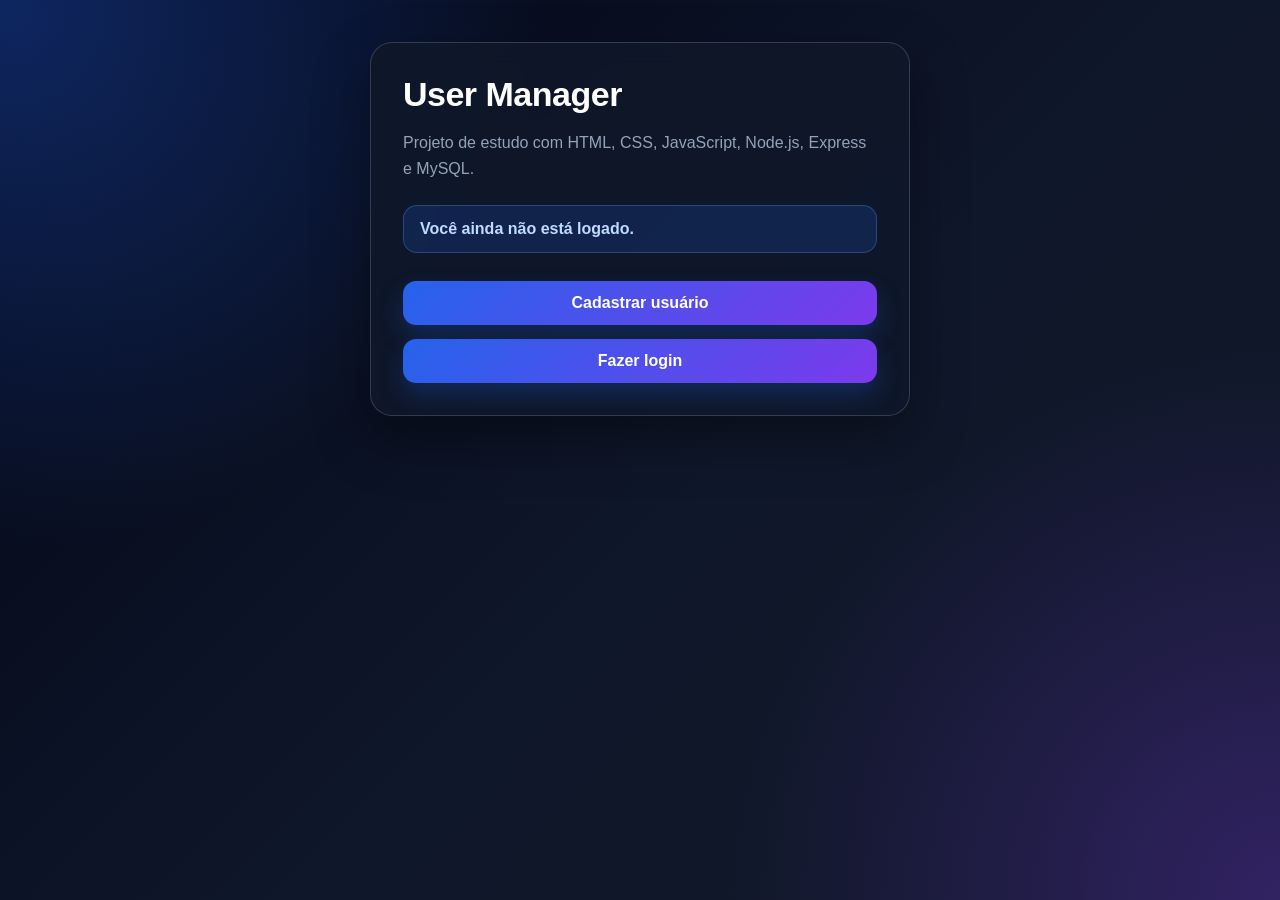
<file: frontend/index.html>
<!DOCTYPE html>
<html lang="pt-BR">
<head>
  <meta charset="UTF-8">

  <meta name="viewport" content="width=device-width, initial-scale=1.0">

  <title>User Manager</title>

  <link rel="stylesheet" href="./css/style.css">
</head>
<body>
  <main class="container">
    <section class="card">
      <h1>User Manager</h1>

      <p class="descricao">
        Projeto de estudo com HTML, CSS, JavaScript, Node.js, Express e MySQL.
      </p>

      <section id="status-sessao" class="status-sessao">
        Verificando sessão...
      </section>

      <nav class="menu">
        <a id="link-cadastro" href="./cadastro.html">Cadastrar usuário</a>
        <a id="link-login" href="./login.html">Fazer login</a>
        <a id="link-painel" href="./painel.html" class="escondido">Meu painel</a>
        <a id="link-admin" href="./admin.html" class="escondido">Área administrativa</a>

        <button type="button" id="btn-sair-home" class="botao-perigo escondido">
          Sair
        </button>
      </nav>
    </section>
  </main>

  <script src="./js/auth.js"></script>
  <script src="./js/index.js"></script>
</body>
</html>
</file>
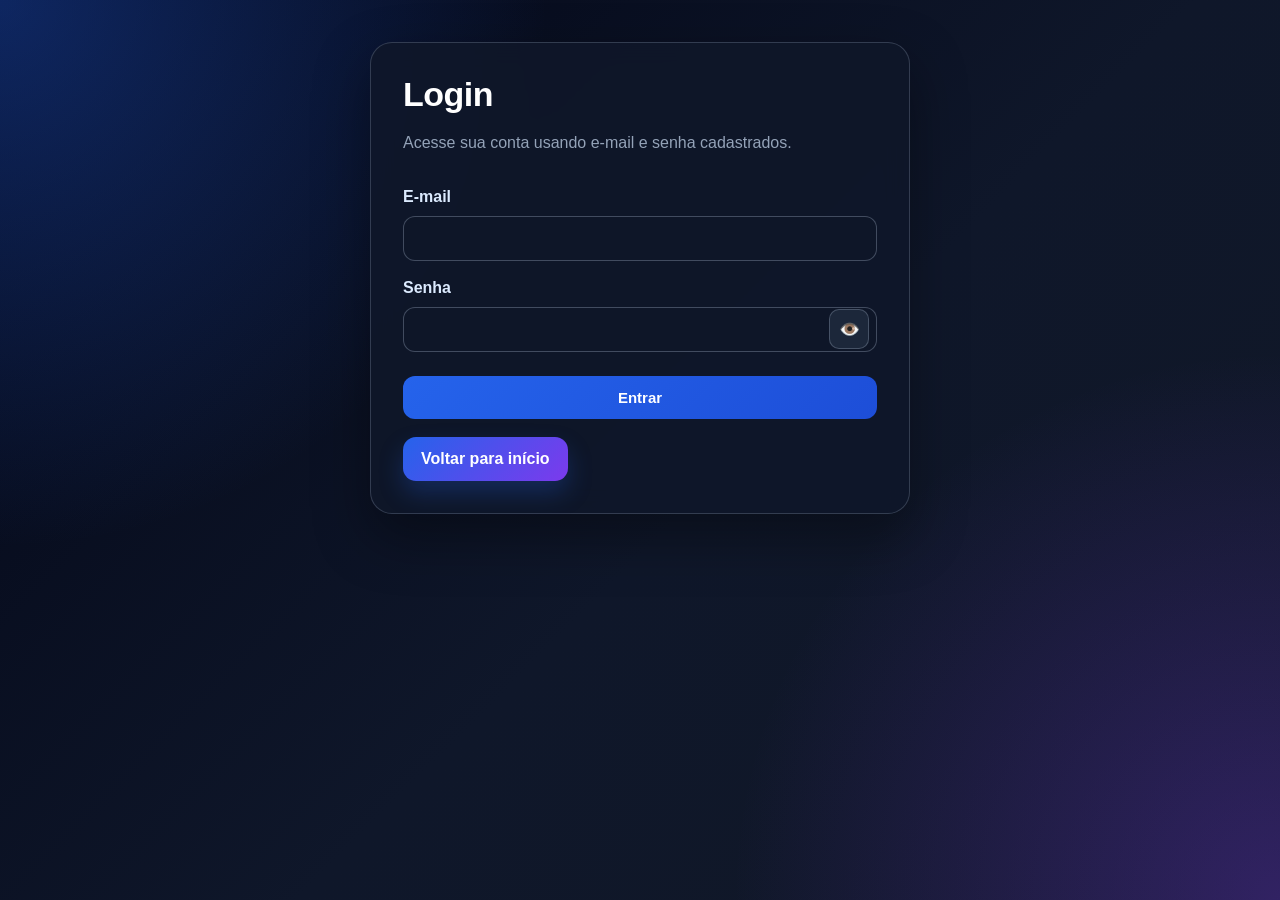
<file: frontend/admin.html>
<!DOCTYPE html>
<html lang="pt-BR">

<head>
  <meta charset="UTF-8">

  <meta name="viewport" content="width=device-width, initial-scale=1.0">

  <title>Admin - Usuários</title>

  <link rel="stylesheet" href="./css/style.css">
</head>

<body>
  <main class="container">
    <section class="card card-grande">
      <h1>Área Administrativa</h1>

      <p class="descricao">
        Aqui você pode visualizar, buscar, filtrar, editar e excluir usuários cadastrados.
      </p>

      <section class="resumo-admin">
        <p>
          Total de usuários cadastrados:
          <strong id="total-usuarios">0</strong>
        </p>

        <p>
          Usuários visíveis na tela:
          <strong id="total-visivel">0</strong>
        </p>
      </section>

      <section class="filtros-admin">
        <div class="campo-filtro">
          <label for="busca-usuario">Buscar usuário</label>
          <input type="text" id="busca-usuario" placeholder="Buscar por nome, apelido ou e-mail">
        </div>

        <div class="campo-filtro">
          <label for="filtro-tipo">Filtrar por tipo</label>
          <select id="filtro-tipo">
            <option value="todos">Todos</option>
            <option value="usuario">Usuário</option>
            <option value="admin">Admin</option>
          </select>
        </div>

        <button type="button" id="btn-recarregar" class="botao-secundario">
          Recarregar lista
        </button>
      </section>

      <section id="area-edicao" class="area-edicao escondido">
        <h2>Editar usuário</h2>

        <form id="form-edicao">
          <input type="hidden" id="editar_id">

          <label for="editar_nome">Nome completo</label>
          <input type="text" id="editar_nome" required>

          <label for="editar_apelido">Apelido</label>
          <input type="text" id="editar_apelido" required>

          <label for="editar_email">E-mail</label>
          <input type="email" id="editar_email" required>

          <label for="editar_celular">Celular</label>
          <input type="text" id="editar_celular">

          <label for="editar_tipo">Tipo de usuário</label>
          <select id="editar_tipo">
            <option value="usuario">Usuário</option>
            <option value="admin">Admin</option>
          </select>

          <div class="acoes-form">
            <button type="submit">Salvar edição</button>

            <button type="button" id="btn-cancelar-edicao" class="botao-secundario">
              Cancelar
            </button>
          </div>
        </form>
      </section>

      <p id="mensagem" class="mensagem"></p>

      <section id="lista-usuarios" class="lista-usuarios">
        <p>Carregando usuários...</p>
      </section>

      <a class="link-voltar" href="./index.html">Voltar para início</a>
    </section>
  </main>

  <script src="./js/auth.js"></script>
  <script src="./js/admin.js"></script>
</body>

</html>
</file>
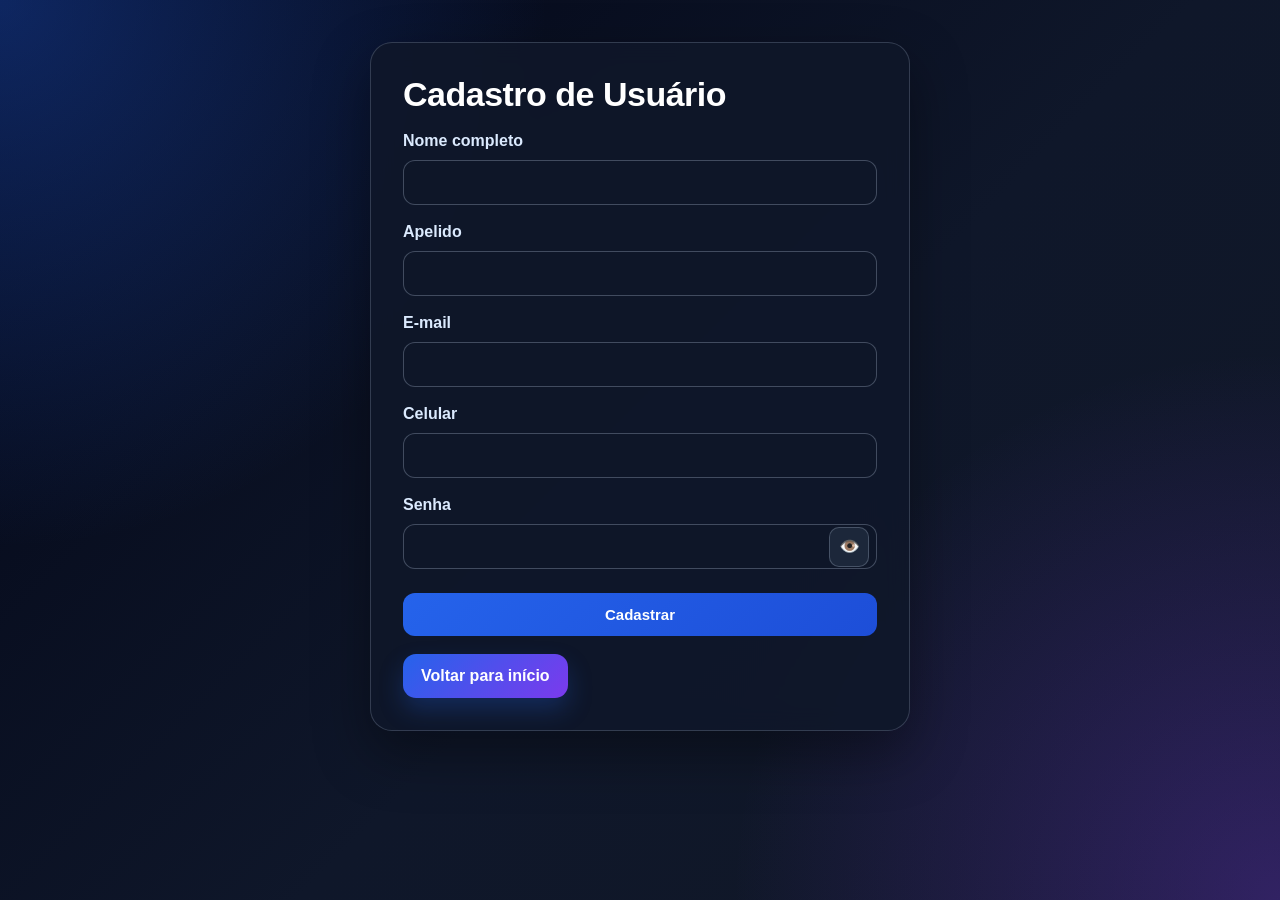
<file: frontend/cadastro.html>
<!DOCTYPE html>
<html lang="pt-BR">

<head>
  <meta charset="UTF-8">

  <meta name="viewport" content="width=device-width, initial-scale=1.0">

  <title>Cadastro de Usuário</title>

  <link rel="stylesheet" href="./css/style.css">
</head>

<body>
  <main class="container">
    <section class="card">
      <h1>Cadastro de Usuário</h1>

      <form id="form-cadastro">
        <label for="nome_completo">Nome completo</label>
        <input type="text" id="nome_completo" required>

        <label for="apelido">Apelido</label>
        <input type="text" id="apelido" required>

        <label for="email">E-mail</label>
        <input type="email" id="email" required>

        <label for="celular">Celular</label>
        <input type="text" id="celular">

        <label for="senha">Senha</label>

        <div class="campo-senha">
          <input type="password" id="senha" required>

          <button type="button" class="btn-toggle-senha" data-toggle-senha="senha" aria-label="Mostrar senha"
            title="Mostrar senha">
            👁️
          </button>
        </div>

        <button type="submit">Cadastrar</button>
      </form>

      <p id="mensagem" class="mensagem"></p>

      <a class="link-voltar" href="./index.html">Voltar para início</a>
    </section>
  </main>
  <script src="./js/senha-toggle.js"></script>
  <script src="./js/cadastro.js"></script>
</body>

</html>
</file>
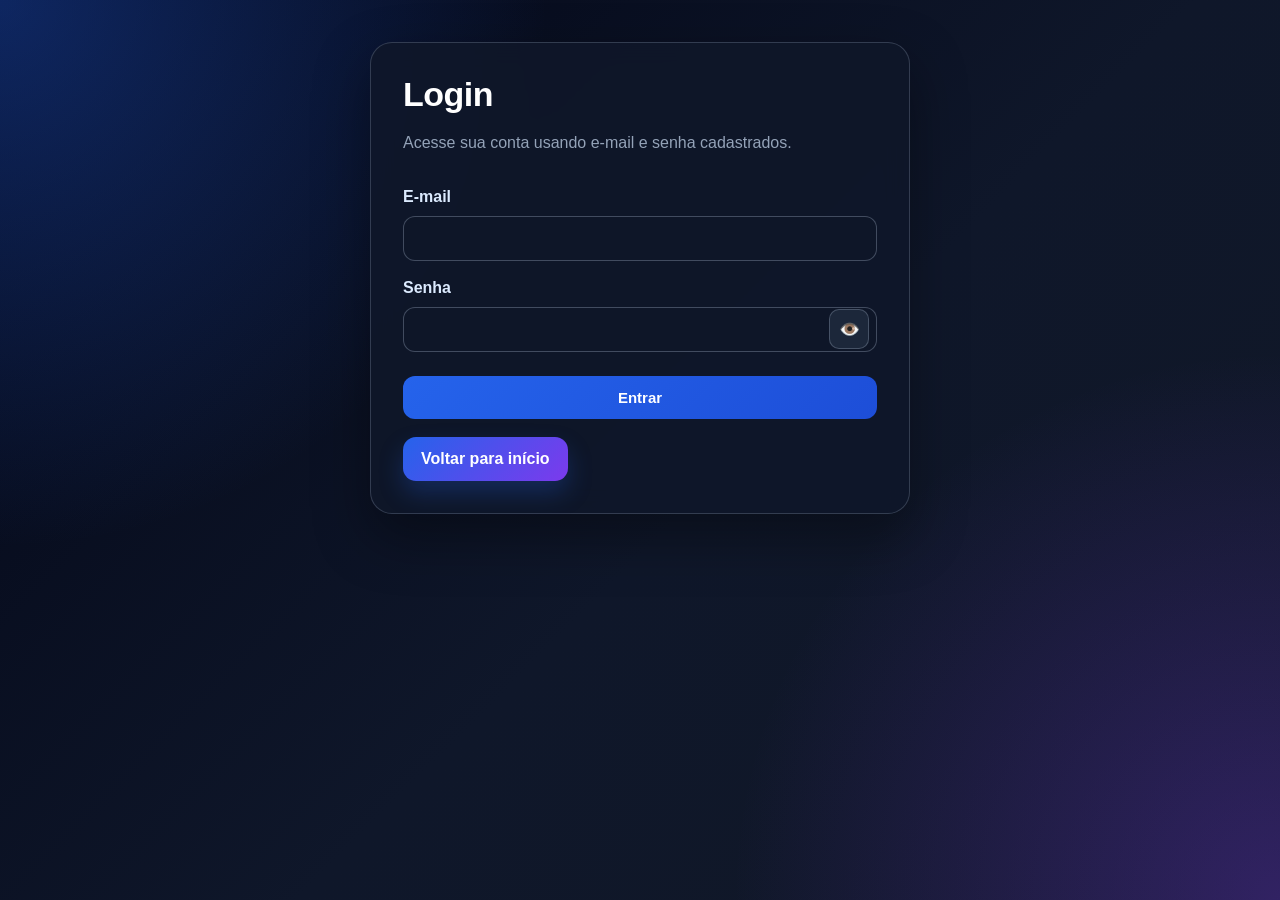
<file: frontend/login.html>
<!DOCTYPE html>
<html lang="pt-BR">

<head>
  <meta charset="UTF-8">

  <meta name="viewport" content="width=device-width, initial-scale=1.0">

  <title>Login - User Manager</title>

  <link rel="stylesheet" href="./css/style.css">
</head>

<body>
  <main class="container">
    <section class="card">
      <h1>Login</h1>

      <p class="descricao">
        Acesse sua conta usando e-mail e senha cadastrados.
      </p>

      <form id="form-login">
        <label for="email">E-mail</label>
        <input type="email" id="email" required>

        <label for="senha">Senha</label>

        <div class="campo-senha">
          <input type="password" id="senha" required>

          <button type="button" class="btn-toggle-senha" data-toggle-senha="senha" aria-label="Mostrar senha"
            title="Mostrar senha">
            👁️
          </button>
        </div>
        <button type="submit">Entrar</button>
      </form>

      <p id="mensagem" class="mensagem"></p>

      <a class="link-voltar" href="./index.html">Voltar para início</a>
    </section>
  </main>
  <script src="./js/senha-toggle.js"></script>
  <script src="./js/login.js"></script>
</body>

</html>
</file>
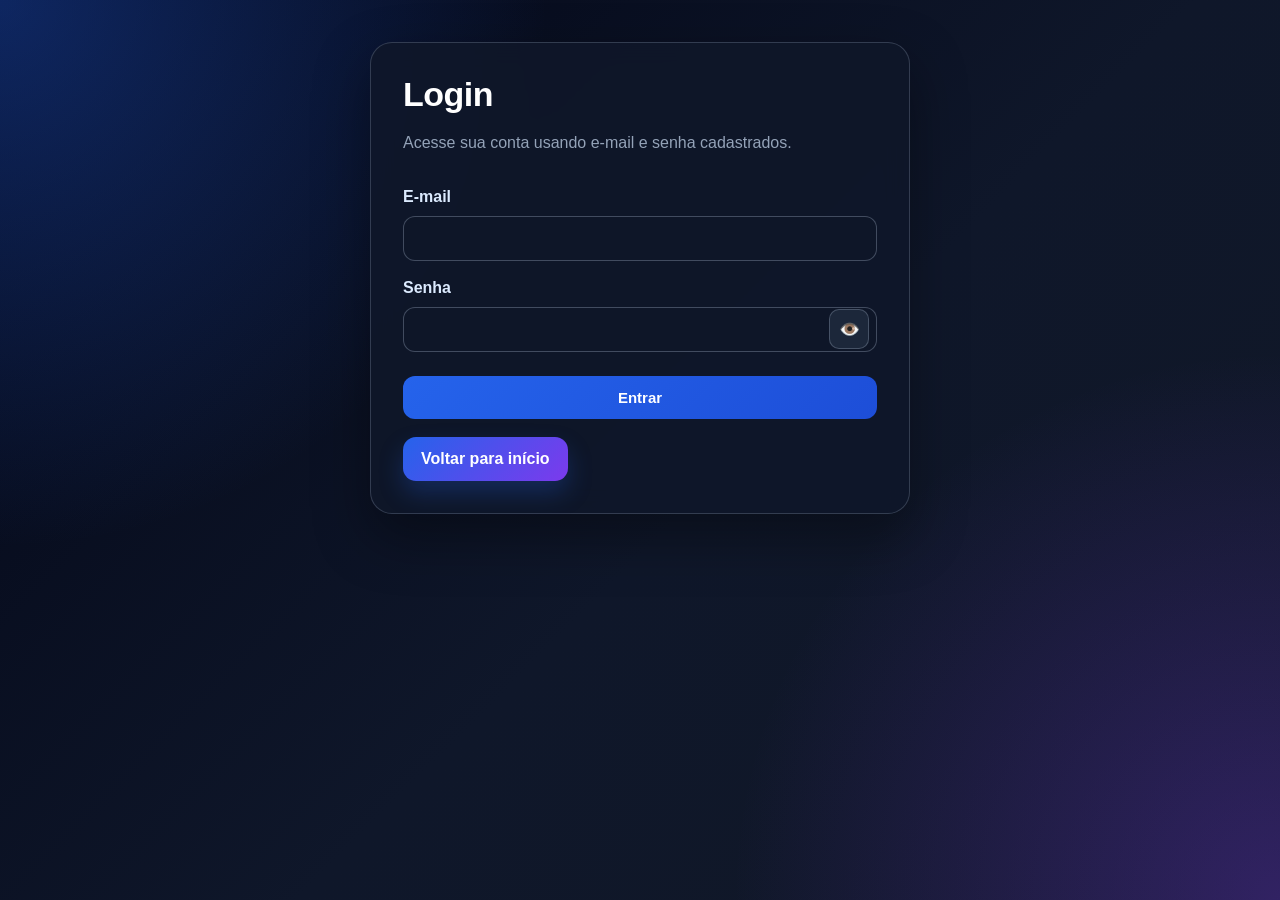
<file: frontend/painel.html>
<!DOCTYPE html>
<html lang="pt-BR">
<head>
  <meta charset="UTF-8">

  <meta name="viewport" content="width=device-width, initial-scale=1.0">

  <title>Painel - User Manager</title>

  <link rel="stylesheet" href="./css/style.css">
</head>
<body>
  <main class="container">
    <section class="card card-grande">
      <h1>Painel do Usuário</h1>

      <p class="descricao">
        Área do usuário logado para visualizar e atualizar os próprios dados.
      </p>

      <section id="boas-vindas" class="status-sessao">
        Carregando sessão...
      </section>

      <section id="dados-usuario" class="painel-usuario">
        <p>Carregando dados do usuário...</p>
      </section>

      <section class="acoes-painel">
        <button type="button" id="btn-mostrar-edicao">
          Editar meus dados
        </button>

        <button type="button" id="btn-mostrar-senha" class="botao-secundario">
          Alterar senha
        </button>

        <a id="link-admin-painel" href="./admin.html" class="link-botao escondido">
          Área administrativa
        </a>

        <button type="button" id="btn-sair" class="botao-perigo">
          Sair
        </button>
      </section>

      <section id="area-edicao-perfil" class="area-edicao escondido">
        <h2>Editar meus dados</h2>

        <form id="form-perfil">
          <label for="perfil_nome">Nome completo</label>
          <input type="text" id="perfil_nome" required>

          <label for="perfil_apelido">Apelido</label>
          <input type="text" id="perfil_apelido" required>

          <label for="perfil_email">E-mail</label>
          <input type="email" id="perfil_email" required>

          <label for="perfil_celular">Celular</label>
          <input type="text" id="perfil_celular">

          <div class="acoes-form">
            <button type="submit">Salvar meus dados</button>

            <button type="button" id="btn-cancelar-perfil" class="botao-secundario">
              Cancelar
            </button>
          </div>
        </form>
      </section>

      <section id="area-alterar-senha" class="area-edicao escondido">
        <h2>Alterar senha</h2>

        <form id="form-senha">
          <label for="senha_atual">Senha atual</label>

          <div class="campo-senha">
            <input type="password" id="senha_atual" required>

            <button
              type="button"
              class="btn-toggle-senha"
              data-toggle-senha="senha_atual"
              aria-label="Mostrar senha atual"
              title="Mostrar senha atual"
            >
              👁️
            </button>
          </div>

          <label for="nova_senha">Nova senha</label>

          <div class="campo-senha">
            <input type="password" id="nova_senha" required>

            <button
              type="button"
              class="btn-toggle-senha"
              data-toggle-senha="nova_senha"
              aria-label="Mostrar nova senha"
              title="Mostrar nova senha"
            >
              👁️
            </button>
          </div>

          <label for="confirmar_senha">Confirmar nova senha</label>

          <div class="campo-senha">
            <input type="password" id="confirmar_senha" required>

            <button
              type="button"
              class="btn-toggle-senha"
              data-toggle-senha="confirmar_senha"
              aria-label="Mostrar confirmação de senha"
              title="Mostrar confirmação de senha"
            >
              👁️
            </button>
          </div>

          <div class="acoes-form">
            <button type="submit">Salvar nova senha</button>

            <button type="button" id="btn-cancelar-senha" class="botao-secundario">
              Cancelar
            </button>
          </div>
        </form>
      </section>

      <p id="mensagem" class="mensagem"></p>

      <a class="link-voltar" href="./index.html">Voltar para início</a>
    </section>
  </main>

  <script src="./js/auth.js"></script>
  <script src="./js/senha-toggle.js"></script>
  <script src="./js/painel.js"></script>
</body>
</html>
</file>
<file: frontend/css/style.css>
/* Reset básico para controlar melhor largura, altura e espaçamentos */
* {
  box-sizing: border-box;
}

/* Configuração geral da página */
body {
  margin: 0;
  min-height: 100vh;
  font-family: Arial, Helvetica, sans-serif;
  color: #e5e7eb;
  background:
    radial-gradient(circle at top left, rgba(37, 99, 235, 0.35), transparent 35%),
    radial-gradient(circle at bottom right, rgba(124, 58, 237, 0.30), transparent 35%),
    linear-gradient(135deg, #020617, #0f172a 55%, #111827);
}

/* Área principal que centraliza o conteúdo */
.container {
  min-height: 100vh;
  display: flex;
  justify-content: center;
  align-items: flex-start;
  padding: 42px 18px;
}

/* Card principal das páginas */
.card {
  width: 100%;
  max-width: 540px;
  padding: 32px;
  border-radius: 22px;
  background: rgba(15, 23, 42, 0.88);
  border: 1px solid rgba(148, 163, 184, 0.28);
  box-shadow: 0 22px 55px rgba(0, 0, 0, 0.38);
  backdrop-filter: blur(12px);
}

/* Card maior usado na área administrativa */
.card-grande {
  max-width: 980px;
}

/* Títulos */
h1,
h2,
h3 {
  margin-top: 0;
  color: #ffffff;
}

h1 {
  font-size: 34px;
  margin-bottom: 10px;
  letter-spacing: -0.5px;
}

h2 {
  font-size: 23px;
  margin-bottom: 18px;
}

h3 {
  font-size: 21px;
  margin-bottom: 8px;
}

/* Parágrafos */
p {
  line-height: 1.6;
  color: #cbd5e1;
}

/* Descrição abaixo dos títulos */
.descricao {
  margin-bottom: 24px;
  color: #94a3b8;
}

/* Menu da página inicial */
.menu {
  display: grid;
  gap: 14px;
  margin-top: 28px;
}

/* Links principais */
.menu a,
.link-voltar {
  display: inline-block;
  text-decoration: none;
  text-align: center;
  padding: 13px 18px;
  border-radius: 13px;
  color: #ffffff;
  font-weight: bold;
  background: linear-gradient(135deg, #2563eb, #7c3aed);
  box-shadow: 0 12px 24px rgba(37, 99, 235, 0.25);
  transition: 0.2s ease;
}

.menu a:hover,
.link-voltar:hover {
  transform: translateY(-2px);
  box-shadow: 0 16px 30px rgba(124, 58, 237, 0.35);
}

/* Formulários */
form {
  display: flex;
  flex-direction: column;
  gap: 10px;
}

/* Labels dos formulários */
label {
  margin-top: 8px;
  font-weight: bold;
  color: #dbeafe;
}

/* Inputs e selects */
input,
select {
  width: 100%;
  padding: 13px 14px;
  border: 1px solid rgba(148, 163, 184, 0.38);
  border-radius: 12px;
  font-size: 15px;
  color: #e5e7eb;
  background: rgba(15, 23, 42, 0.95);
  outline: none;
}

/* Placeholder dos inputs */
input::placeholder {
  color: #64748b;
}

/* Efeito ao clicar em campos */
input:focus,
select:focus {
  border-color: #60a5fa;
  box-shadow: 0 0 0 4px rgba(37, 99, 235, 0.22);
}

/* Botões gerais */
button {
  margin-top: 14px;
  padding: 13px 17px;
  border: none;
  border-radius: 12px;
  color: #ffffff;
  background: linear-gradient(135deg, #2563eb, #1d4ed8);
  cursor: pointer;
  font-size: 15px;
  font-weight: bold;
  transition: 0.2s ease;
}

button:hover {
  transform: translateY(-2px);
  box-shadow: 0 12px 24px rgba(37, 99, 235, 0.28);
}

/* Botão secundário */
.botao-secundario {
  background: linear-gradient(135deg, #475569, #334155);
}

.botao-secundario:hover {
  box-shadow: 0 12px 22px rgba(71, 85, 105, 0.35);
}

/* Botão de perigo/exclusão */
.botao-perigo {
  background: linear-gradient(135deg, #dc2626, #991b1b);
}

.botao-perigo:hover {
  box-shadow: 0 12px 22px rgba(220, 38, 38, 0.35);
}

/* Mensagens de aviso, sucesso ou erro */
.mensagem {
  margin-top: 18px;
  font-weight: bold;
  color: #cbd5e1;
}

.sucesso {
  color: #4ade80;
}

.erro {
  color: #f87171;
}

/* Bloco de resumo da área administrativa */
.resumo-admin {
  display: grid;
  grid-template-columns: repeat(2, minmax(0, 1fr));
  gap: 14px;
  margin: 22px 0;
}

.resumo-admin p {
  margin: 0;
  padding: 16px;
  border-radius: 16px;
  color: #dbeafe;
  background: rgba(30, 64, 175, 0.28);
  border: 1px solid rgba(96, 165, 250, 0.28);
}

.resumo-admin strong {
  display: block;
  margin-top: 6px;
  font-size: 28px;
  color: #ffffff;
}

/* Área dos filtros da listagem */
.filtros-admin {
  display: grid;
  grid-template-columns: 1fr 220px auto;
  gap: 14px;
  align-items: end;
  margin: 22px 0;
  padding: 18px;
  border-radius: 18px;
  background: rgba(15, 23, 42, 0.72);
  border: 1px solid rgba(148, 163, 184, 0.25);
}

/* Cada campo de filtro */
.campo-filtro {
  display: flex;
  flex-direction: column;
  gap: 8px;
}

/* Ajuste do botão dentro da área de filtro */
.filtros-admin button {
  height: 47px;
  margin-top: 0;
}

/* Área de edição */
.area-edicao {
  margin-top: 24px;
  padding: 22px;
  border-radius: 18px;
  background: rgba(30, 41, 59, 0.86);
  border: 1px solid rgba(96, 165, 250, 0.28);
  box-shadow: inset 0 0 0 1px rgba(255, 255, 255, 0.03);
}

/* Classe usada para esconder elementos */
.escondido {
  display: none;
}

/* Lista de usuários */
.lista-usuarios {
  display: grid;
  gap: 18px;
  margin-top: 24px;
}

/* Card individual do usuário */
.usuario-card {
  position: relative;
  overflow: hidden;
  padding: 20px;
  border-radius: 18px;
  background: rgba(15, 23, 42, 0.82);
  border: 1px solid rgba(148, 163, 184, 0.24);
  box-shadow: 0 14px 28px rgba(0, 0, 0, 0.24);
  transition: 0.2s ease;
}

/* Efeito decorativo no card */
.usuario-card::before {
  content: "";
  position: absolute;
  inset: 0;
  width: 5px;
  background: linear-gradient(180deg, #2563eb, #7c3aed);
}

/* Efeito hover no card */
.usuario-card:hover {
  transform: translateY(-3px);
  border-color: rgba(96, 165, 250, 0.55);
  box-shadow: 0 18px 36px rgba(0, 0, 0, 0.32);
}

/* Parágrafos dentro do card */
.usuario-card p {
  margin: 8px 0;
  color: #cbd5e1;
}

/* Topo do card com apelido e ID */
.usuario-topo {
  display: flex;
  justify-content: space-between;
  align-items: flex-start;
  gap: 16px;
  margin-bottom: 14px;
}

/* Título do card */
.usuario-topo h3 {
  margin-bottom: 8px;
}

/* ID do usuário */
.usuario-id {
  white-space: nowrap;
  padding: 6px 10px;
  border-radius: 999px;
  font-size: 13px;
  font-weight: bold;
  color: #c4b5fd;
  background: rgba(124, 58, 237, 0.16);
  border: 1px solid rgba(167, 139, 250, 0.26);
}

/* Badge do tipo de usuário */
.badge-tipo {
  display: inline-block;
  padding: 5px 11px;
  border-radius: 999px;
  color: #bfdbfe;
  background: rgba(37, 99, 235, 0.20);
  border: 1px solid rgba(96, 165, 250, 0.30);
  font-size: 13px;
  font-weight: bold;
}

/* Área dos botões do card */
.acoes {
  display: flex;
  gap: 10px;
  flex-wrap: wrap;
  margin-top: 17px;
}

/* Remove margem extra dos botões dentro das ações */
.acoes button {
  margin-top: 0;
}

/* Botões do formulário de edição */
.acoes-form {
  display: flex;
  gap: 10px;
  flex-wrap: wrap;
}

/* Responsividade para tablets */
@media (max-width: 800px) {
  .resumo-admin {
    grid-template-columns: 1fr;
  }

  .filtros-admin {
    grid-template-columns: 1fr;
  }

  .filtros-admin button {
    width: 100%;
  }
}

/* Responsividade para celular */
@media (max-width: 600px) {
  .container {
    padding: 24px 12px;
  }

  .card {
    padding: 23px;
    border-radius: 18px;
  }

  h1 {
    font-size: 28px;
  }

  .usuario-topo {
    flex-direction: column;
  }

  .usuario-id {
    white-space: normal;
  }

  .acoes,
  .acoes-form {
    flex-direction: column;
  }

  .acoes button,
  .acoes-form button {
    width: 100%;
  }
}

.painel-usuario {
  margin-top: 22px;
}

#btn-sair {
  width: 100%;
}

.status-sessao {
  margin: 22px 0;
  padding: 14px 16px;
  border-radius: 14px;
  color: #bfdbfe;
  background: rgba(37, 99, 235, 0.18);
  border: 1px solid rgba(96, 165, 250, 0.28);
  font-weight: bold;
}

/* Força qualquer elemento com a classe escondido a sumir da tela */
.escondido {
  display: none !important;
}

.painel-usuario {
  margin-top: 24px;
}

.painel-card {
  margin-bottom: 18px;
}

.grade-dados {
  display: grid;
  gap: 8px;
}

.acoes-painel {
  display: flex;
  gap: 12px;
  flex-wrap: wrap;
  margin-top: 20px;
}

.acoes-painel button,
.acoes-painel .link-botao {
  flex: 1;
  min-width: 180px;
}

.link-botao {
  display: inline-block;
  text-decoration: none;
  text-align: center;
  padding: 13px 17px;
  border-radius: 12px;
  color: #ffffff;
  font-weight: bold;
  background: linear-gradient(135deg, #2563eb, #7c3aed);
  box-shadow: 0 12px 24px rgba(37, 99, 235, 0.25);
  transition: 0.2s ease;
}

.link-botao:hover {
  transform: translateY(-2px);
  box-shadow: 0 16px 30px rgba(124, 58, 237, 0.35);
}

@media (max-width: 700px) {
  .acoes-painel {
    flex-direction: column;
  }

  .acoes-painel button,
  .acoes-painel .link-botao {
    width: 100%;
  }
}

/* Campo de senha com botão de mostrar/esconder */
.campo-senha {
  position: relative;
  display: flex;
  align-items: center;
}

/* Input dentro do campo de senha */
.campo-senha input {
  width: 100%;
  padding-right: 56px;
}

/* Botão do olho */
.btn-toggle-senha {
  position: absolute;
  right: 8px;
  top: 50%;
  width: 40px;
  height: 40px;
  margin-top: 0;
  padding: 0;
  transform: translateY(-50%);
  border-radius: 10px;
  background: rgba(30, 41, 59, 0.95);
  border: 1px solid rgba(148, 163, 184, 0.35);
  color: #e5e7eb;
  font-size: 17px;
  box-shadow: none;
}

/* Hover específico do botão de senha */
.btn-toggle-senha:hover {
  transform: translateY(-50%);
  background: rgba(51, 65, 85, 0.95);
  box-shadow: none;
}

/* Evita que o botão de olho fique com largura total em layouts responsivos */
.acoes .btn-toggle-senha,
.acoes-form .btn-toggle-senha {
  width: 40px;
}
</file>
